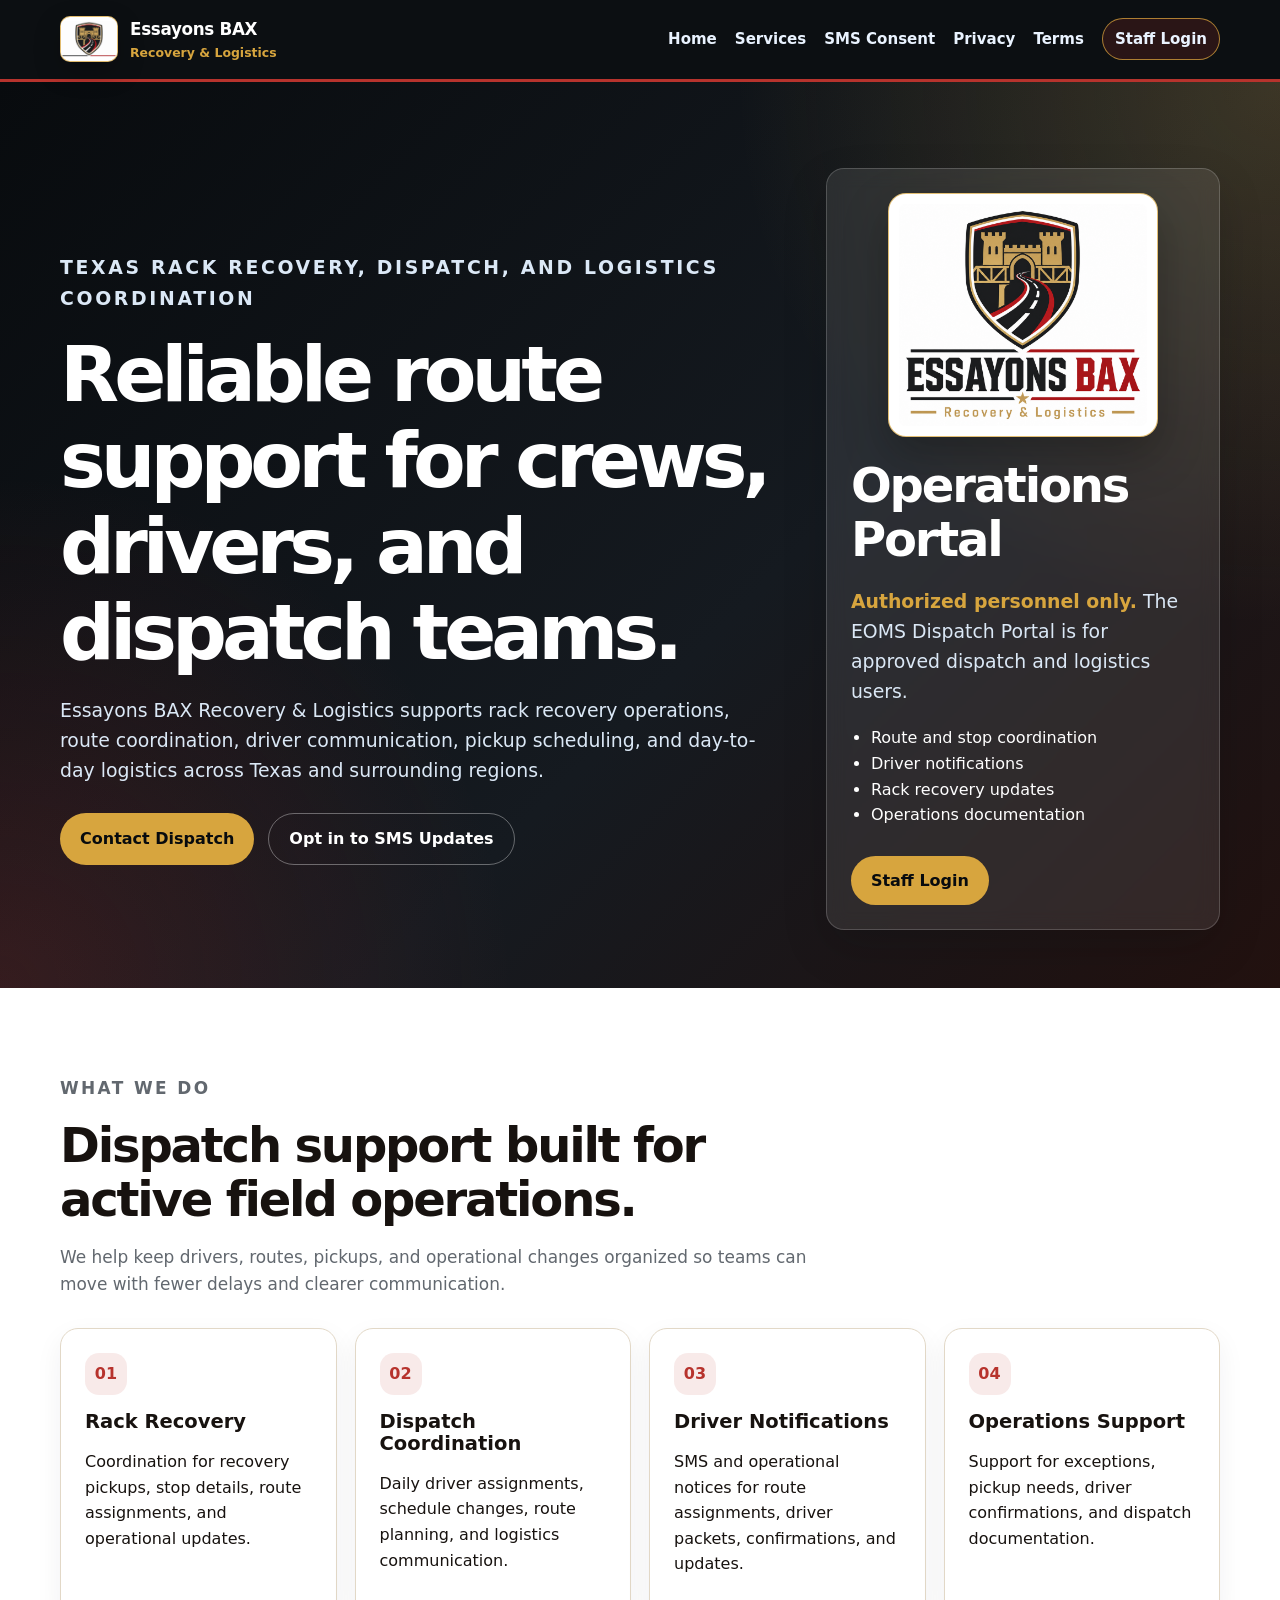
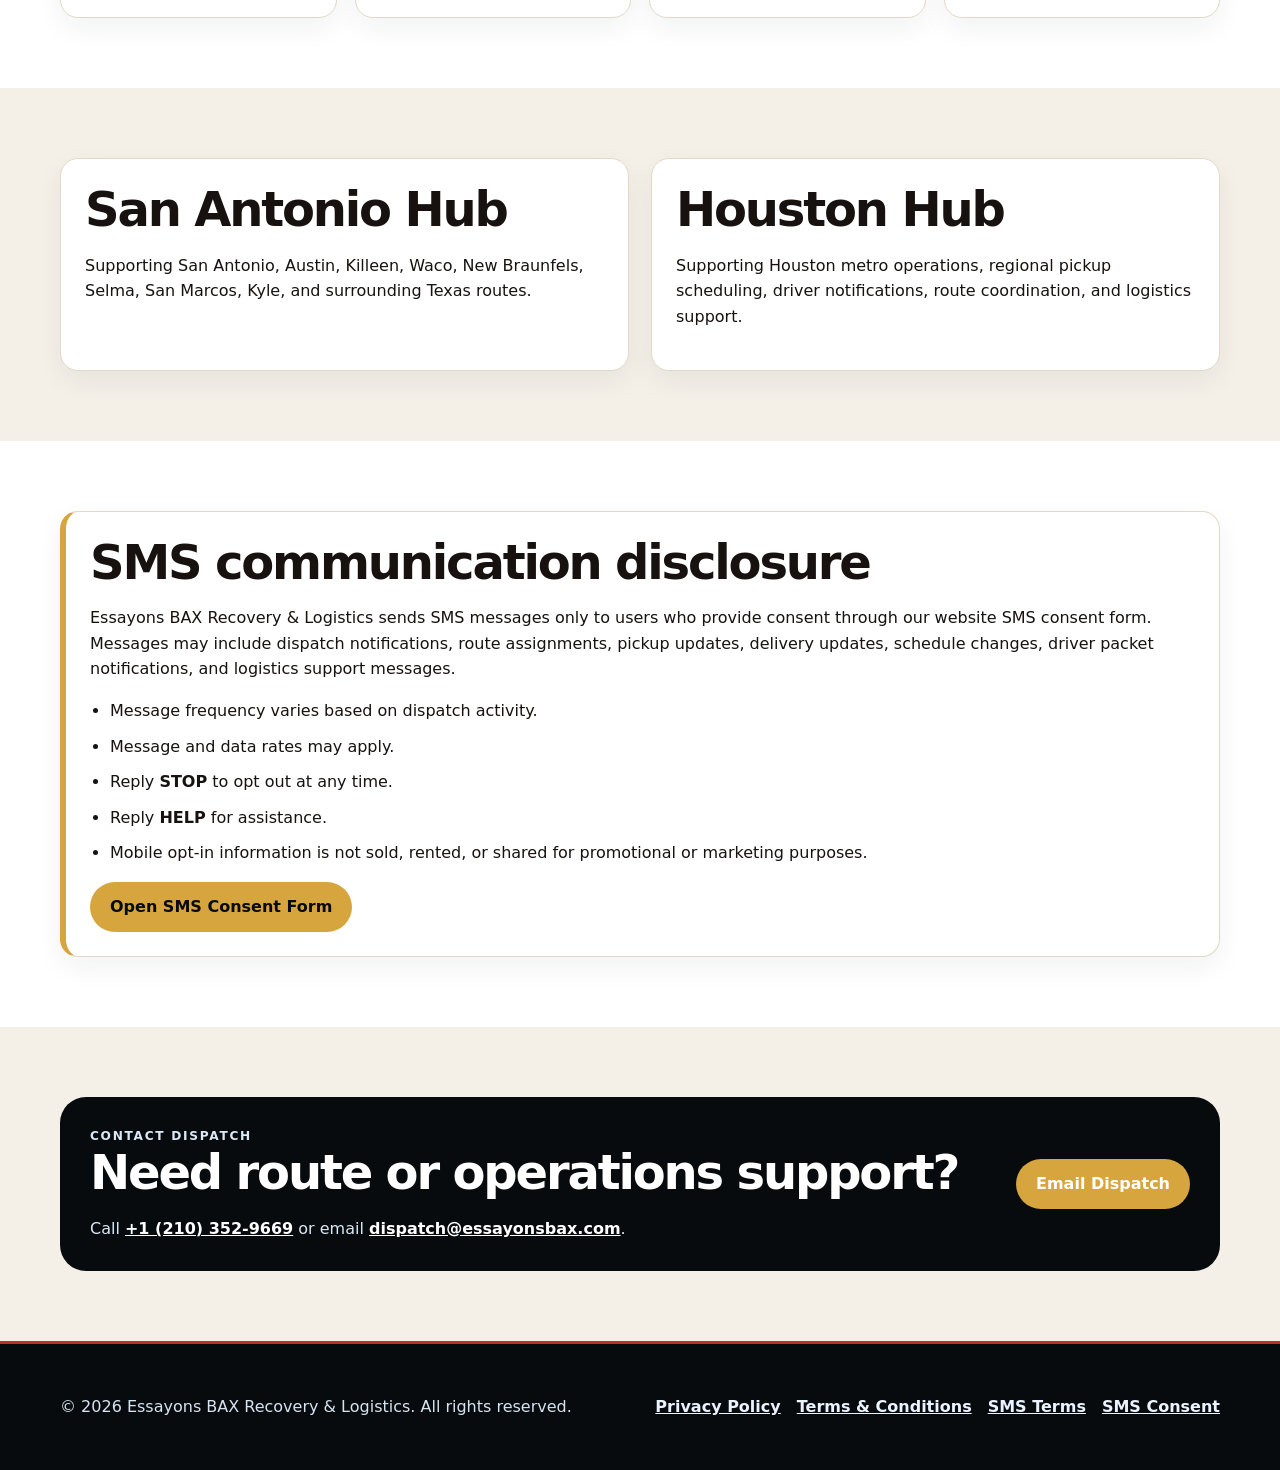
<file: index.html>
﻿<!doctype html>
<html lang="en">
<head>
  <meta charset="utf-8">
  <meta name="viewport" content="width=device-width, initial-scale=1">
  <title>Essayons BAX Recovery & Logistics | Texas Dispatch & Rack Recovery</title>
  <meta name="description" content="Essayons BAX Recovery & Logistics provides rack recovery, dispatch coordination, route planning, driver notifications, and logistics support across Texas.">
  <link rel="canonical" href="https://essayonsbax.com/">
    <link rel="icon" type="image/png" href="assets/essayons-bax-mark.png">
    <meta property="og:image" content="https://essayonsbax.com/assets/essayons-bax-logo-web.png">
  <meta property="og:title" content="Essayons BAX Recovery & Logistics">
  <meta property="og:description" content="Rack recovery, dispatch coordination, route planning, and logistics support across Texas.">
  <meta property="og:url" content="https://essayonsbax.com/">
  <meta property="og:type" content="website">
  <link rel="stylesheet" href="styles.css">
</head>
<body>
  <a class="skip-link" href="#main">Skip to content</a>
  <header class="site-header">
    <div class="header-inner">
      <a class="brand" href="index.html" aria-label="Essayons BAX Recovery & Logistics home">
        <img class="brand-logo" src="assets/essayons-bax-mark.png" alt="Essayons BAX mark">
        <span>
          <span class="brand-name">Essayons BAX</span>
          <span class="brand-subtitle">Recovery & Logistics</span>
        </span>
      </a>
      <nav class="site-nav" aria-label="Main navigation">
        <a href="index.html">Home</a>
        <a href="#services">Services</a>
        <a href="sms-consent.html">SMS Consent</a>
        <a href="privacy.html">Privacy</a>
        <a href="terms.html">Terms</a>
     <a class="portal-link" href="https://eoms.essayonsbax.com" target="_blank" rel="noopener noreferrer">Staff Login</a>
      </nav>
    </div>
  </header>

  <main id="main">
    <section class="hero">
      <div class="container hero-grid">
        <div>
          <p class="eyebrow">Texas rack recovery, dispatch, and logistics coordination</p>
          <h1>Reliable route support for crews, drivers, and dispatch teams.</h1>
          <p>Essayons BAX Recovery & Logistics supports rack recovery operations, route coordination, driver communication, pickup scheduling, and day-to-day logistics across Texas and surrounding regions.</p>
          <div class="actions">
            <a class="button button-primary" href="#contact">Contact Dispatch</a>
            <a class="button button-secondary" href="sms-consent.html">Opt in to SMS Updates</a>
          </div>
        </div>
        <aside class="hero-card" aria-label="Operations summary">
          <img class="hero-logo" src="assets/essayons-bax-logo-web.png" alt="Essayons BAX Recovery & Logistics logo">
          <h2>Operations Portal</h2>
          <p><strong>Authorized personnel only.</strong> The EOMS Dispatch Portal is for approved dispatch and logistics users.</p>
          <ul>
            <li>Route and stop coordination</li>
            <li>Driver notifications</li>
            <li>Rack recovery updates</li>
            <li>Operations documentation</li>
          </ul>
          <div class="actions">
            <a class="button button-primary" href="https://eoms.essayonsbax.com" target="_blank" rel="noopener noreferrer">Staff Login</a>
          </div>
        </aside>
      </div>
    </section>

    <section id="services" class="section">
      <div class="container">
        <div class="section-head">
          <p class="eyebrow">What we do</p>
          <h2>Dispatch support built for active field operations.</h2>
          <p>We help keep drivers, routes, pickups, and operational changes organized so teams can move with fewer delays and clearer communication.</p>
        </div>
        <div class="grid">
          <article class="card">
            <div class="card-icon">01</div>
            <h3>Rack Recovery</h3>
            <p>Coordination for recovery pickups, stop details, route assignments, and operational updates.</p>
          </article>
          <article class="card">
            <div class="card-icon">02</div>
            <h3>Dispatch Coordination</h3>
            <p>Daily driver assignments, schedule changes, route planning, and logistics communication.</p>
          </article>
          <article class="card">
            <div class="card-icon">03</div>
            <h3>Driver Notifications</h3>
            <p>SMS and operational notices for route assignments, driver packets, confirmations, and updates.</p>
          </article>
          <article class="card">
            <div class="card-icon">04</div>
            <h3>Operations Support</h3>
            <p>Support for exceptions, pickup needs, driver confirmations, and dispatch documentation.</p>
          </article>
        </div>
      </div>
    </section>

    <section class="section section-light">
      <div class="container two-grid">
        <article class="card">
          <h2>San Antonio Hub</h2>
          <p>Supporting San Antonio, Austin, Killeen, Waco, New Braunfels, Selma, San Marcos, Kyle, and surrounding Texas routes.</p>
        </article>
        <article class="card">
          <h2>Houston Hub</h2>
          <p>Supporting Houston metro operations, regional pickup scheduling, driver notifications, route coordination, and logistics support.</p>
        </article>
      </div>
    </section>

    <section class="section">
      <div class="container">
        <div class="notice">
          <h2>SMS communication disclosure</h2>
          <p>Essayons BAX Recovery & Logistics sends SMS messages only to users who provide consent through our website SMS consent form. Messages may include dispatch notifications, route assignments, pickup updates, delivery updates, schedule changes, driver packet notifications, and logistics support messages.</p>
          <ul class="compliance-list">
            <li>Message frequency varies based on dispatch activity.</li>
            <li>Message and data rates may apply.</li>
            <li>Reply <strong>STOP</strong> to opt out at any time.</li>
            <li>Reply <strong>HELP</strong> for assistance.</li>
            <li>Mobile opt-in information is not sold, rented, or shared for promotional or marketing purposes.</li>
          </ul>
          <a class="button button-primary" href="sms-consent.html">Open SMS Consent Form</a>
        </div>
      </div>
    </section>

    <section id="contact" class="section section-light">
      <div class="container">
        <div class="contact-strip">
          <div>
            <p class="eyebrow">Contact dispatch</p>
            <h2>Need route or operations support?</h2>
            <p>Call <a href="tel:+12103529669">+1 (210) 352-9669</a> or email <a href="mailto:dispatch@essayonsbax.com">dispatch@essayonsbax.com</a>.</p>
          </div>
          <a class="button button-primary" href="mailto:dispatch@essayonsbax.com">Email Dispatch</a>
        </div>
      </div>
    </section>
  </main>

  <footer class="site-footer">
    <div class="container footer-grid">
      <p>© 2026 Essayons BAX Recovery & Logistics. All rights reserved.</p>
      <div class="footer-links">
        <a href="privacy.html">Privacy Policy</a>
        <a href="terms.html">Terms & Conditions</a>
        <a href="sms.html">SMS Terms</a>
        <a href="sms-consent.html">SMS Consent</a>
      </div>
    </div>
  </footer>
</body>
</html>
</file>
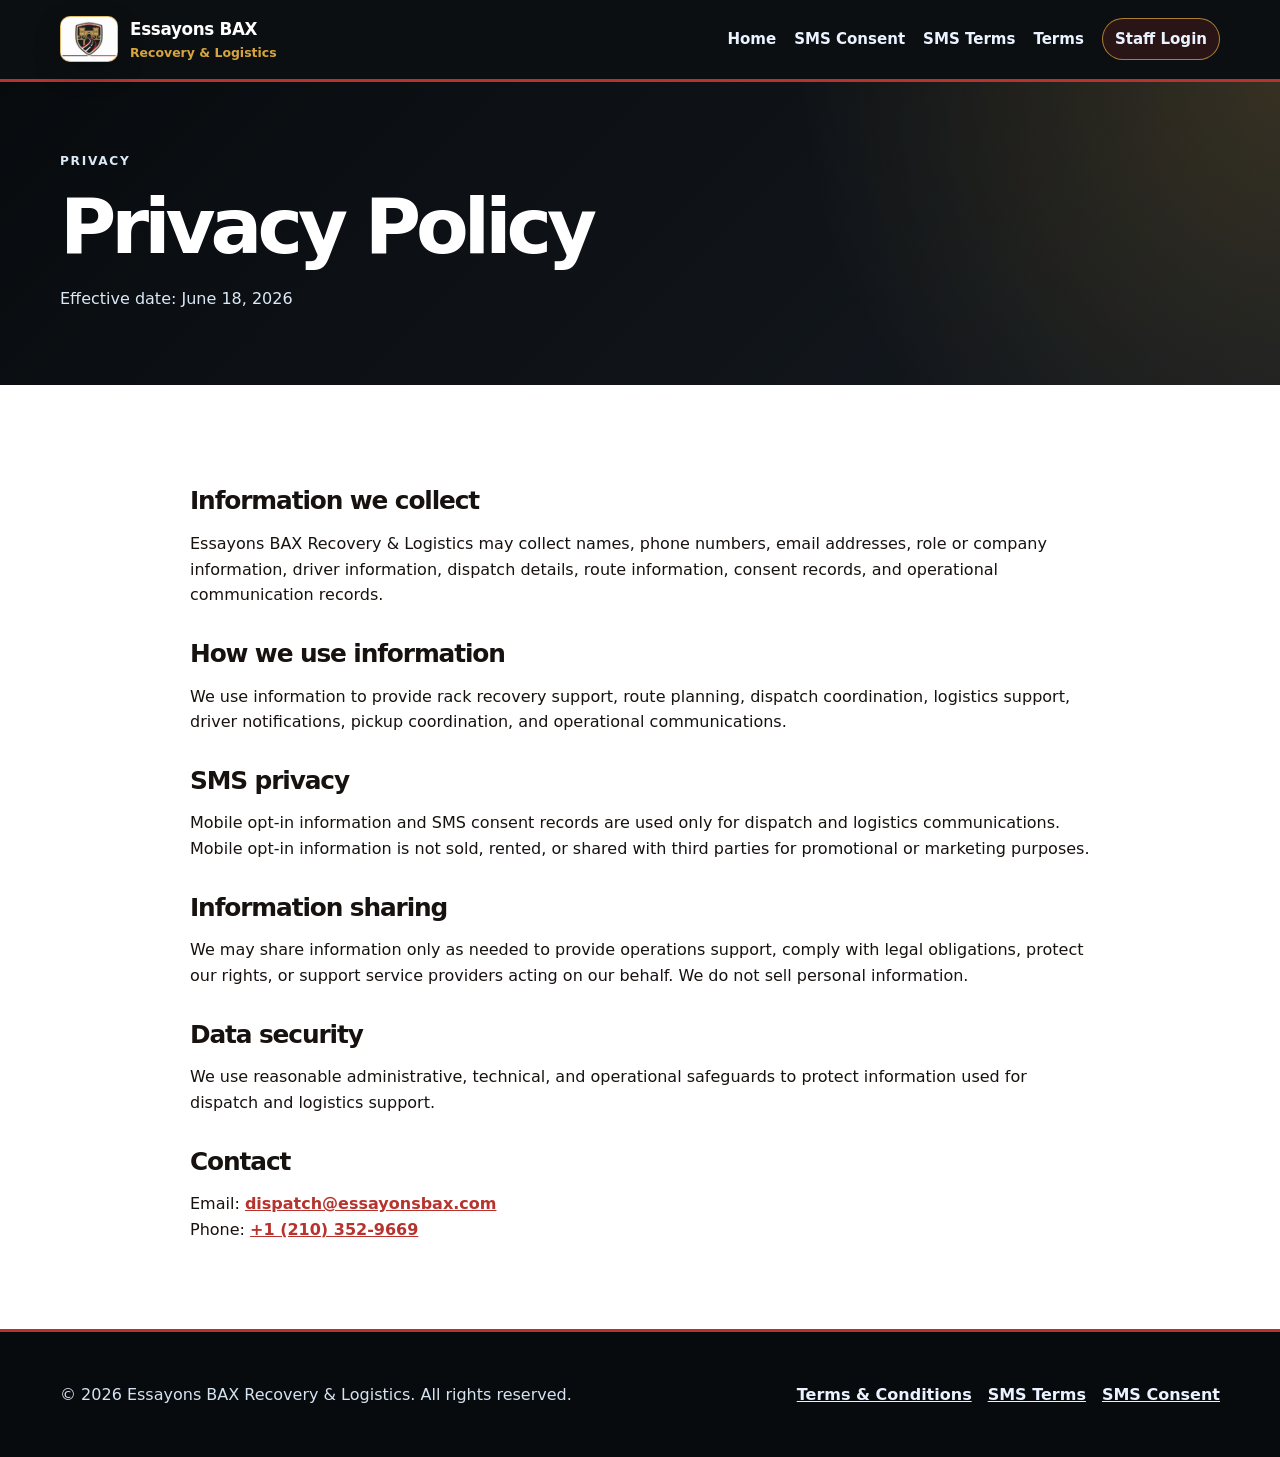
<file: privacy.html>
﻿<!doctype html>
<html lang="en">
<head>
  <meta charset="utf-8">
  <meta name="viewport" content="width=device-width, initial-scale=1">
  <title>Privacy Policy | Essayons BAX Recovery & Logistics</title>
  <meta name="description" content="Privacy policy for Essayons BAX Recovery & Logistics, including SMS opt-in privacy.">
  <link rel="canonical" href="https://essayonsbax.com/privacy.html">
    <link rel="icon" type="image/png" href="assets/essayons-bax-mark.png">
    <meta property="og:image" content="https://essayonsbax.com/assets/essayons-bax-logo-web.png">
  <link rel="stylesheet" href="styles.css">
</head>
<body>
  <header class="site-header">
    <div class="header-inner">
      <a class="brand" href="index.html"><img class="brand-logo" src="assets/essayons-bax-mark.png" alt="Essayons BAX mark"><span><span class="brand-name">Essayons BAX</span><span class="brand-subtitle">Recovery & Logistics</span></span></a>
      <nav class="site-nav" aria-label="Main navigation"><a href="index.html">Home</a><a href="sms-consent.html">SMS Consent</a><a href="sms.html">SMS Terms</a><a href="terms.html">Terms</a><a class="portal-link" href="https://eoms.essayonsbax.com" target="_blank" rel="noopener noreferrer">Staff Login</a></nav>
    </div>
  </header>
  <main>
    <section class="page-hero"><div class="container"><p class="eyebrow">Privacy</p><h1>Privacy Policy</h1><p>Effective date: June 18, 2026</p></div></section>
    <section class="section">
      <div class="container page-content">
        <h2>Information we collect</h2>
        <p>Essayons BAX Recovery & Logistics may collect names, phone numbers, email addresses, role or company information, driver information, dispatch details, route information, consent records, and operational communication records.</p>
        <h2>How we use information</h2>
        <p>We use information to provide rack recovery support, route planning, dispatch coordination, logistics support, driver notifications, pickup coordination, and operational communications.</p>
        <h2>SMS privacy</h2>
        <p>Mobile opt-in information and SMS consent records are used only for dispatch and logistics communications. Mobile opt-in information is not sold, rented, or shared with third parties for promotional or marketing purposes.</p>
        <h2>Information sharing</h2>
        <p>We may share information only as needed to provide operations support, comply with legal obligations, protect our rights, or support service providers acting on our behalf. We do not sell personal information.</p>
        <h2>Data security</h2>
        <p>We use reasonable administrative, technical, and operational safeguards to protect information used for dispatch and logistics support.</p>
        <h2>Contact</h2>
        <p>Email: <a href="mailto:dispatch@essayonsbax.com">dispatch@essayonsbax.com</a><br>Phone: <a href="tel:+12103529669">+1 (210) 352-9669</a></p>
      </div>
    </section>
  </main>
  <footer class="site-footer"><div class="container footer-grid"><p>© 2026 Essayons BAX Recovery & Logistics. All rights reserved.</p><div class="footer-links"><a href="terms.html">Terms & Conditions</a><a href="sms.html">SMS Terms</a><a href="sms-consent.html">SMS Consent</a></div></div></footer>
</body>
</html>
</file>
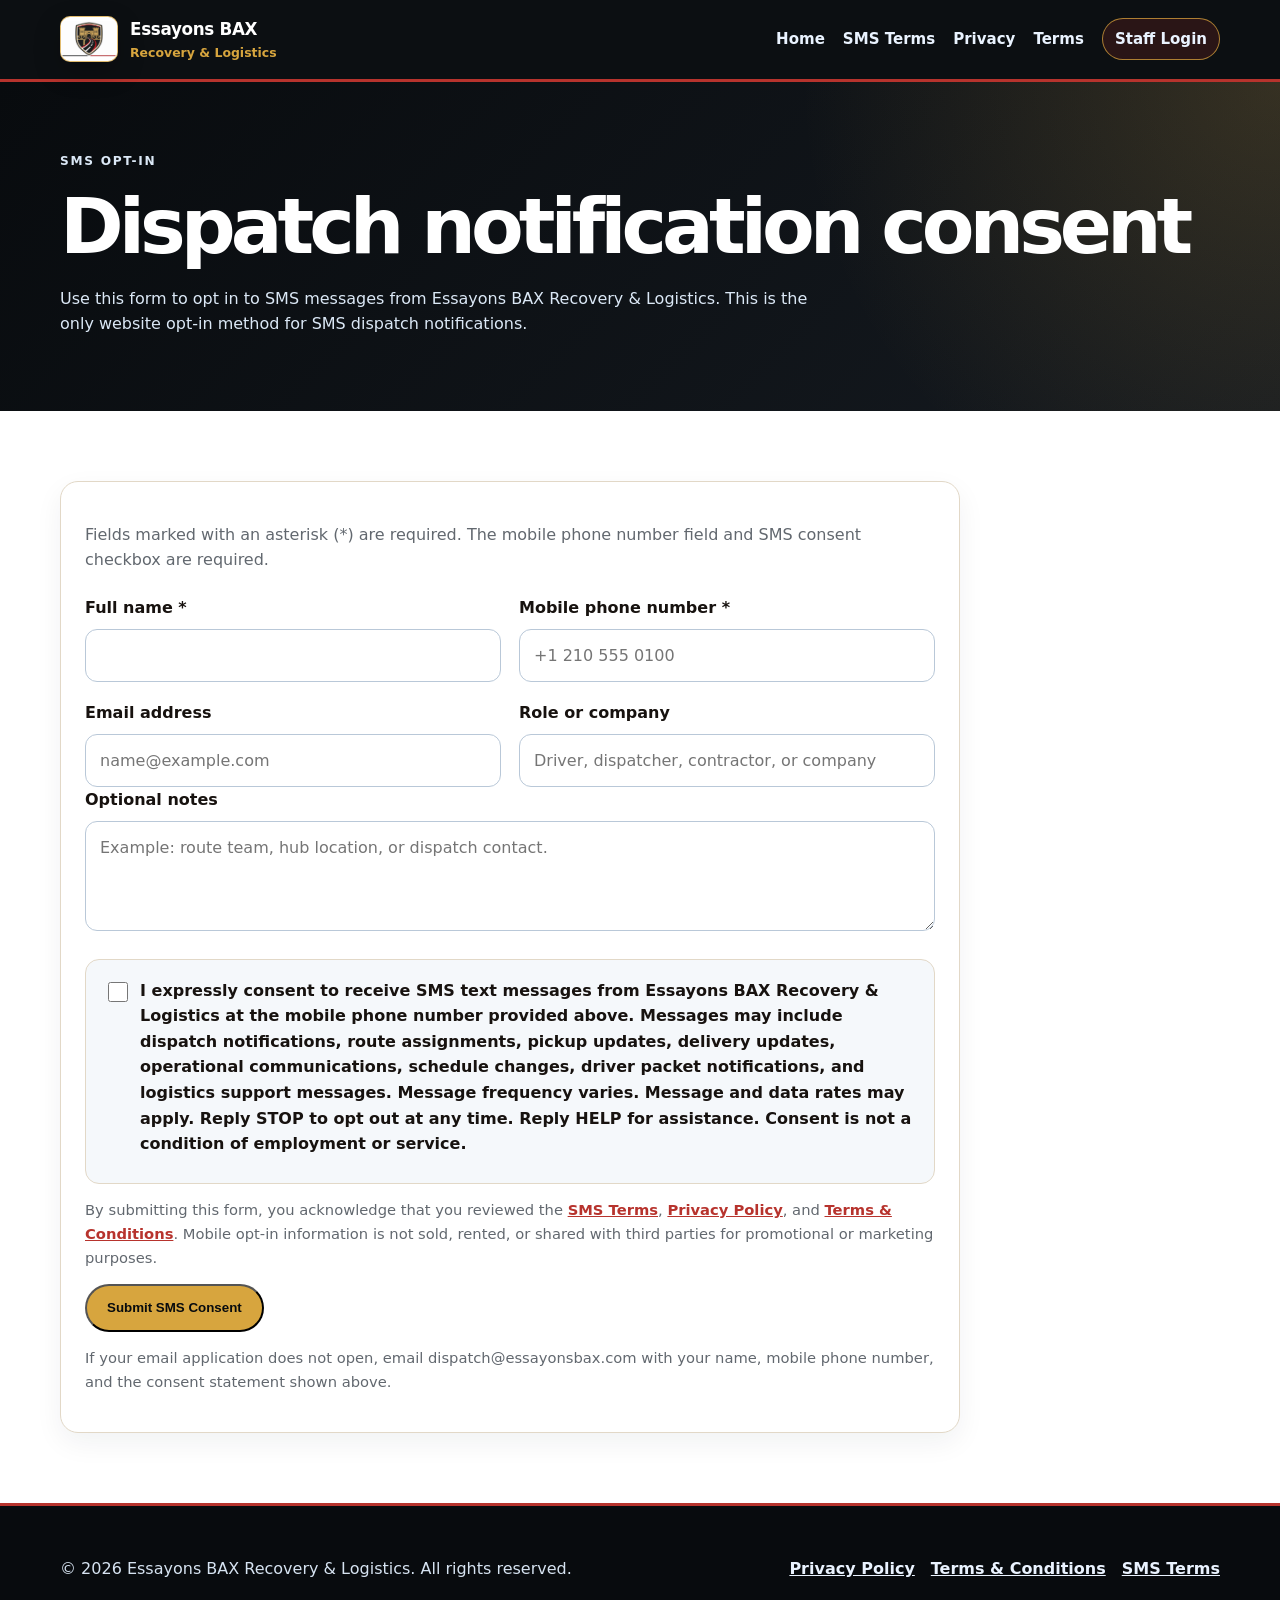
<file: sms-consent.html>
﻿<!doctype html>
<html lang="en">
<head>
  <meta charset="utf-8">
  <meta name="viewport" content="width=device-width, initial-scale=1">
  <title>SMS Consent | Essayons BAX Recovery & Logistics</title>
  <meta name="description" content="Opt in to receive dispatch and logistics SMS messages from Essayons BAX Recovery & Logistics.">
  <link rel="canonical" href="https://essayonsbax.com/sms-consent.html">
    <link rel="icon" type="image/png" href="assets/essayons-bax-mark.png">
    <meta property="og:image" content="https://essayonsbax.com/assets/essayons-bax-logo-web.png">
  <link rel="stylesheet" href="styles.css">
</head>
<body>
  <a class="skip-link" href="#main">Skip to content</a>
  <header class="site-header">
    <div class="header-inner">
      <a class="brand" href="index.html">
        <img class="brand-logo" src="assets/essayons-bax-mark.png" alt="Essayons BAX mark">
        <span>
          <span class="brand-name">Essayons BAX</span>
          <span class="brand-subtitle">Recovery & Logistics</span>
        </span>
      </a>
      <nav class="site-nav" aria-label="Main navigation">
        <a href="index.html">Home</a>
        <a href="sms.html">SMS Terms</a>
        <a href="privacy.html">Privacy</a>
        <a href="terms.html">Terms</a>
        <a class="portal-link" href="https://eoms.essayonsbax.com" target="_blank" rel="noopener noreferrer">Staff Login</a>
      </nav>
    </div>
  </header>

  <main id="main">
    <section class="page-hero">
      <div class="container">
        <p class="eyebrow">SMS opt-in</p>
        <h1>Dispatch notification consent</h1>
        <p>Use this form to opt in to SMS messages from Essayons BAX Recovery & Logistics. This is the only website opt-in method for SMS dispatch notifications.</p>
      </div>
    </section>

    <section class="section">
      <div class="container">
        <form class="form-card" data-consent-form>
          <p class="required-note">Fields marked with an asterisk (*) are required. The mobile phone number field and SMS consent checkbox are required.</p>
          <div class="form-grid">
            <div>
              <label for="full_name">Full name *</label>
              <input id="full_name" name="full_name" type="text" autocomplete="name" required>
            </div>
            <div>
              <label for="mobile_phone">Mobile phone number *</label>
              <input id="mobile_phone" name="mobile_phone" type="tel" autocomplete="tel" placeholder="+1 210 555 0100" required>
            </div>
            <div>
              <label for="email">Email address</label>
              <input id="email" name="email" type="email" autocomplete="email" placeholder="name@example.com">
            </div>
            <div>
              <label for="role_company">Role or company</label>
              <input id="role_company" name="role_company" type="text" placeholder="Driver, dispatcher, contractor, or company">
            </div>
          </div>
          <div>
            <label for="notes">Optional notes</label>
            <textarea id="notes" name="notes" placeholder="Example: route team, hub location, or dispatch contact."></textarea>
          </div>

          <div class="consent-box">
            <label class="checkbox-line" for="sms_consent">
              <input id="sms_consent" name="sms_consent" type="checkbox" required>
              <span>
                I expressly consent to receive SMS text messages from Essayons BAX Recovery & Logistics at the mobile phone number provided above. Messages may include dispatch notifications, route assignments, pickup updates, delivery updates, operational communications, schedule changes, driver packet notifications, and logistics support messages. Message frequency varies. Message and data rates may apply. Reply STOP to opt out at any time. Reply HELP for assistance. Consent is not a condition of employment or service.
              </span>
            </label>
          </div>

          <p class="fine-print">By submitting this form, you acknowledge that you reviewed the <a href="sms.html">SMS Terms</a>, <a href="privacy.html">Privacy Policy</a>, and <a href="terms.html">Terms & Conditions</a>. Mobile opt-in information is not sold, rented, or shared with third parties for promotional or marketing purposes.</p>

          <button class="button button-primary" type="submit">Submit SMS Consent</button>
          <p class="success-note" data-success-note>Your email application will open with the consent details. Please send the email to complete the submission.</p>
          <p class="fine-print">If your email application does not open, email dispatch@essayonsbax.com with your name, mobile phone number, and the consent statement shown above.</p>
        </form>
      </div>
    </section>
  </main>

  <footer class="site-footer">
    <div class="container footer-grid">
      <p>© 2026 Essayons BAX Recovery & Logistics. All rights reserved.</p>
      <div class="footer-links">
        <a href="privacy.html">Privacy Policy</a>
        <a href="terms.html">Terms & Conditions</a>
        <a href="sms.html">SMS Terms</a>
      </div>
    </div>
  </footer>
  <script src="consent.js"></script>
</body>
</html>
</file>
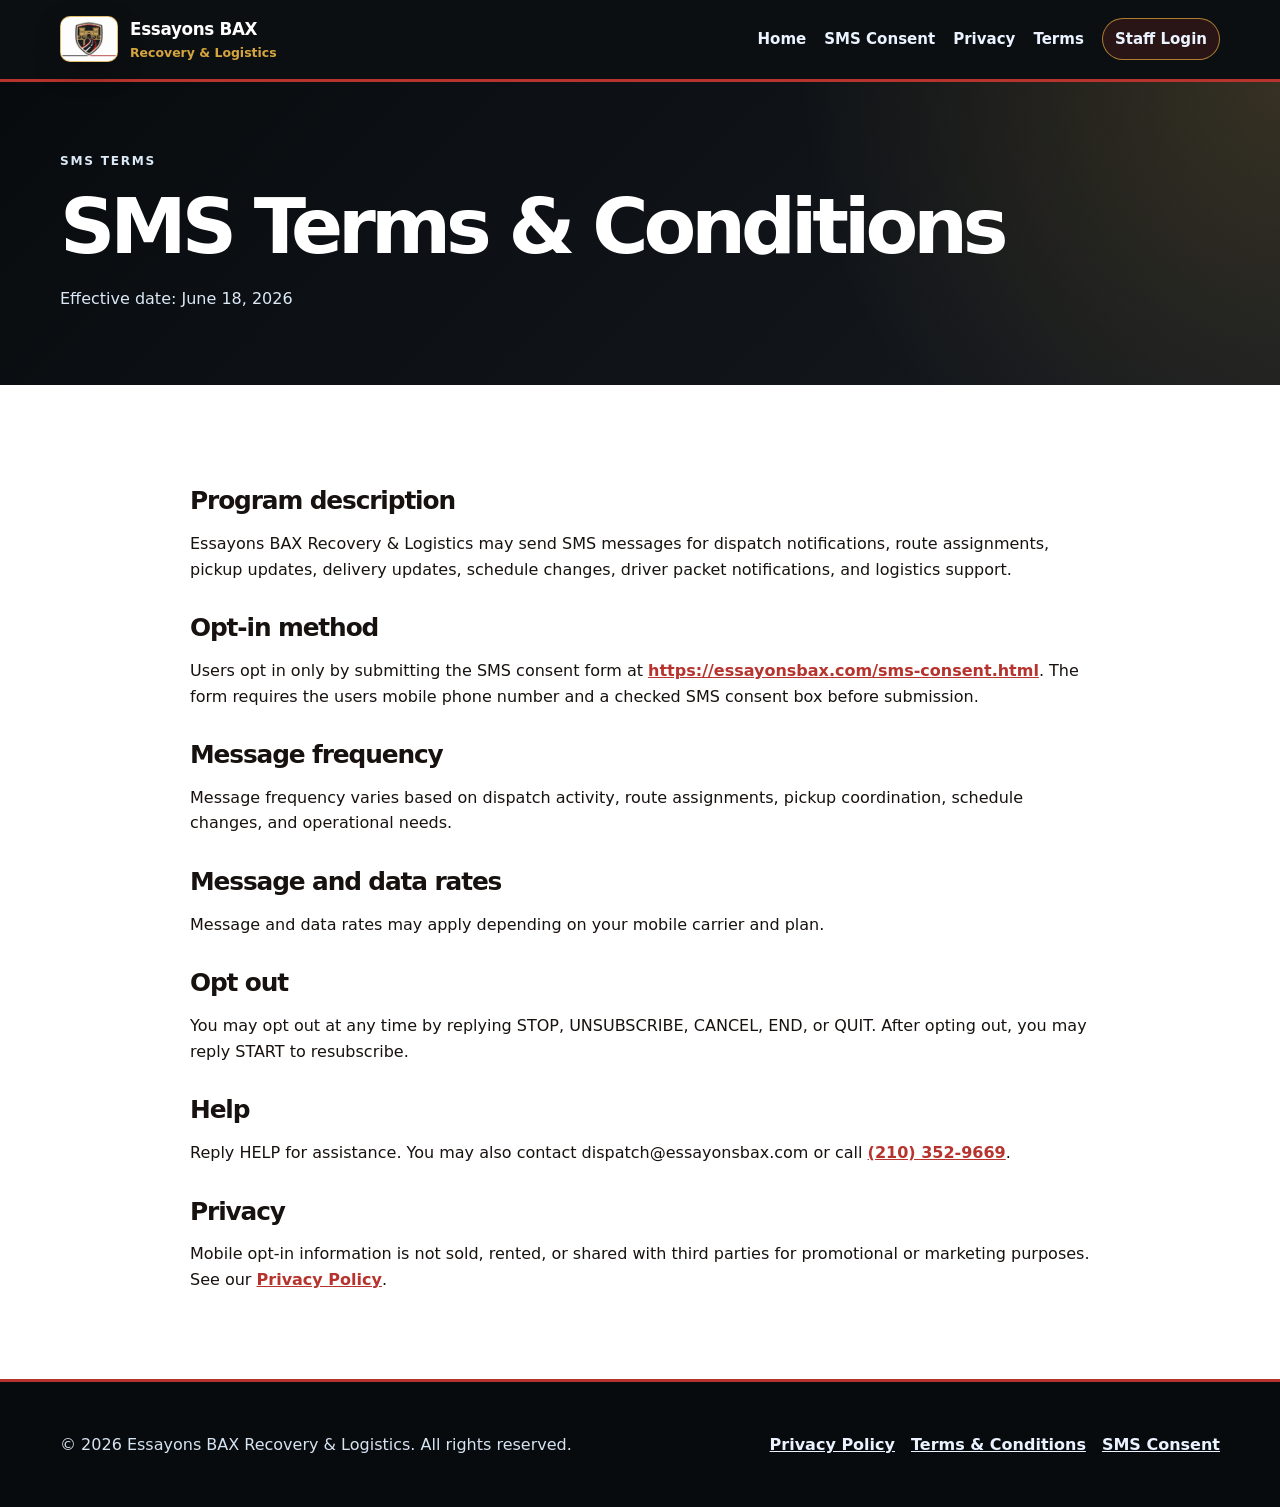
<file: sms.html>
﻿<!doctype html>
<html lang="en">
<head>
  <meta charset="utf-8">
  <meta name="viewport" content="width=device-width, initial-scale=1">
  <title>SMS Terms | Essayons BAX Recovery & Logistics</title>
  <meta name="description" content="SMS terms for dispatch and logistics messages from Essayons BAX Recovery & Logistics.">
  <link rel="canonical" href="https://essayonsbax.com/sms.html">
    <link rel="icon" type="image/png" href="assets/essayons-bax-mark.png">
    <meta property="og:image" content="https://essayonsbax.com/assets/essayons-bax-logo-web.png">
  <link rel="stylesheet" href="styles.css">
</head>
<body>
  <header class="site-header">
    <div class="header-inner">
      <a class="brand" href="index.html"><img class="brand-logo" src="assets/essayons-bax-mark.png" alt="Essayons BAX mark"><span><span class="brand-name">Essayons BAX</span><span class="brand-subtitle">Recovery & Logistics</span></span></a>
      <nav class="site-nav" aria-label="Main navigation">
        <a href="index.html">Home</a>
        <a href="sms-consent.html">SMS Consent</a>
        <a href="privacy.html">Privacy</a>
        <a href="terms.html">Terms</a>
        <a class="portal-link" href="https://eoms.essayonsbax.com" target="_blank" rel="noopener noreferrer">Staff Login</a>
      </nav>
    </div>
  </header>
  <main>
    <section class="page-hero">
      <div class="container">
        <p class="eyebrow">SMS terms</p>
        <h1>SMS Terms & Conditions</h1>
        <p>Effective date: June 18, 2026</p>
      </div>
    </section>
    <section class="section">
      <div class="container page-content">
        <h2>Program description</h2>
        <p>Essayons BAX Recovery & Logistics may send SMS messages for dispatch notifications, route assignments, pickup updates, delivery updates, schedule changes, driver packet notifications, and logistics support.</p>
        <h2>Opt-in method</h2>
        <p>Users opt in only by submitting the SMS consent form at <a href="sms-consent.html">https://essayonsbax.com/sms-consent.html</a>. The form requires the users mobile phone number and a checked SMS consent box before submission.</p>
        <h2>Message frequency</h2>
        <p>Message frequency varies based on dispatch activity, route assignments, pickup coordination, schedule changes, and operational needs.</p>
        <h2>Message and data rates</h2>
        <p>Message and data rates may apply depending on your mobile carrier and plan.</p>
        <h2>Opt out</h2>
        <p>You may opt out at any time by replying STOP, UNSUBSCRIBE, CANCEL, END, or QUIT. After opting out, you may reply START to resubscribe.</p>
        <h2>Help</h2>
        <p>Reply HELP for assistance. You may also contact dispatch@essayonsbax.com or call <a href="tel:+12103529669">(210) 352-9669</a>.</p>
        <h2>Privacy</h2>
        <p>Mobile opt-in information is not sold, rented, or shared with third parties for promotional or marketing purposes. See our <a href="privacy.html">Privacy Policy</a>.</p>
      </div>
    </section>
  </main>
  <footer class="site-footer">
    <div class="container footer-grid">
      <p>© 2026 Essayons BAX Recovery & Logistics. All rights reserved.</p>
      <div class="footer-links"><a href="privacy.html">Privacy Policy</a><a href="terms.html">Terms & Conditions</a><a href="sms-consent.html">SMS Consent</a></div>
    </div>
  </footer>
</body>
</html>
</file>
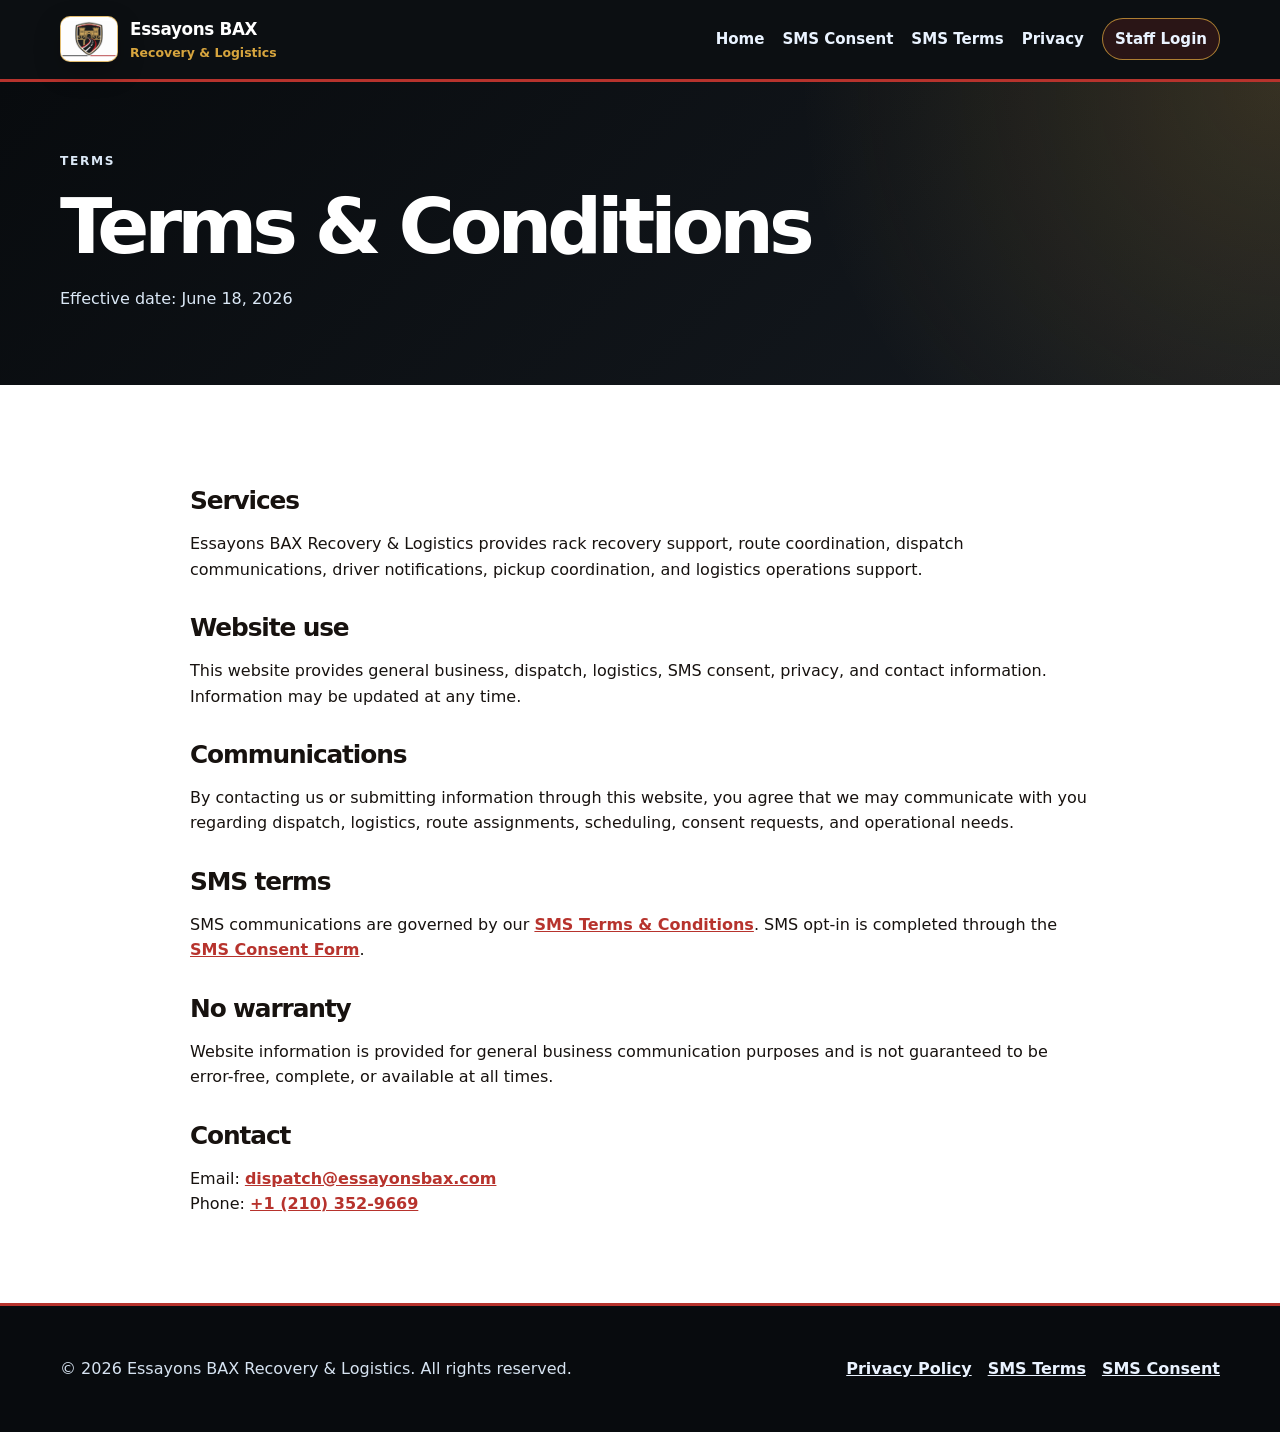
<file: terms.html>
﻿<!doctype html>
<html lang="en">
<head>
  <meta charset="utf-8">
  <meta name="viewport" content="width=device-width, initial-scale=1">
  <title>Terms & Conditions | Essayons BAX Recovery & Logistics</title>
  <meta name="description" content="Website terms and conditions for Essayons BAX Recovery & Logistics.">
  <link rel="canonical" href="https://essayonsbax.com/terms.html">
    <link rel="icon" type="image/png" href="assets/essayons-bax-mark.png">
    <meta property="og:image" content="https://essayonsbax.com/assets/essayons-bax-logo-web.png">
  <link rel="stylesheet" href="styles.css">
</head>
<body>
  <header class="site-header">
    <div class="header-inner">
      <a class="brand" href="index.html"><img class="brand-logo" src="assets/essayons-bax-mark.png" alt="Essayons BAX mark"><span><span class="brand-name">Essayons BAX</span><span class="brand-subtitle">Recovery & Logistics</span></span></a>
      <nav class="site-nav" aria-label="Main navigation"><a href="index.html">Home</a><a href="sms-consent.html">SMS Consent</a><a href="sms.html">SMS Terms</a><a href="privacy.html">Privacy</a><a class="portal-link" href="https://eoms.essayonsbax.com" target="_blank" rel="noopener noreferrer">Staff Login</a></nav>
    </div>
  </header>
  <main>
    <section class="page-hero"><div class="container"><p class="eyebrow">Terms</p><h1>Terms & Conditions</h1><p>Effective date: June 18, 2026</p></div></section>
    <section class="section">
      <div class="container page-content">
        <h2>Services</h2>
        <p>Essayons BAX Recovery & Logistics provides rack recovery support, route coordination, dispatch communications, driver notifications, pickup coordination, and logistics operations support.</p>
        <h2>Website use</h2>
        <p>This website provides general business, dispatch, logistics, SMS consent, privacy, and contact information. Information may be updated at any time.</p>
        <h2>Communications</h2>
        <p>By contacting us or submitting information through this website, you agree that we may communicate with you regarding dispatch, logistics, route assignments, scheduling, consent requests, and operational needs.</p>
        <h2>SMS terms</h2>
        <p>SMS communications are governed by our <a href="sms.html">SMS Terms & Conditions</a>. SMS opt-in is completed through the <a href="sms-consent.html">SMS Consent Form</a>.</p>
        <h2>No warranty</h2>
        <p>Website information is provided for general business communication purposes and is not guaranteed to be error-free, complete, or available at all times.</p>
        <h2>Contact</h2>
        <p>Email: <a href="mailto:dispatch@essayonsbax.com">dispatch@essayonsbax.com</a><br>Phone: <a href="tel:+12103529669">+1 (210) 352-9669</a></p>
      </div>
    </section>
  </main>
  <footer class="site-footer"><div class="container footer-grid"><p>© 2026 Essayons BAX Recovery & Logistics. All rights reserved.</p><div class="footer-links"><a href="privacy.html">Privacy Policy</a><a href="sms.html">SMS Terms</a><a href="sms-consent.html">SMS Consent</a></div></div></footer>
</body>
</html>
</file>
<file: styles.css>
:root {
  --navy: #080b0e;
  --navy-2: #151a20;
  --blue: #b7332d;
  --gold: #d7a53e;
  --ink: #17120f;
  --muted: #62686f;
  --line: #e2d8c7;
  --bg: #f4f0e8;
  --white: #ffffff;
  --ok: #18794e;
  --danger: #9b1c1c;
  --red: #b7332d;
  --charcoal: #080b0e;
  --sand: #f0dfbc;
  --shadow: 0 18px 45px rgba(8, 11, 14, 0.16);
  --radius: 18px;
}

* {
  box-sizing: border-box;
}

html {
  scroll-behavior: smooth;
}

body {
  margin: 0;
  color: var(--ink);
  background: var(--white);
  font-family: Inter, ui-sans-serif, system-ui, -apple-system, BlinkMacSystemFont, "Segoe UI", sans-serif;
  line-height: 1.6;
}

a {
  color: var(--blue);
  font-weight: 700;
}

.skip-link {
  position: absolute;
  left: -999px;
  top: 12px;
  background: var(--gold);
  color: var(--navy);
  padding: 10px 14px;
  border-radius: 10px;
  z-index: 20;
}

.skip-link:focus {
  left: 12px;
}

.site-header {
  background: rgba(8, 11, 14, 0.98);
  color: var(--white);
  position: sticky;
  top: 0;
  z-index: 10;
  border-bottom: 3px solid var(--red);
}

.header-inner {
  width: min(1160px, calc(100% - 32px));
  margin: 0 auto;
  display: flex;
  align-items: center;
  justify-content: space-between;
  gap: 24px;
  padding: 16px 0;
}

.brand {
  color: var(--white);
  text-decoration: none;
  display: inline-flex;
  align-items: center;
  gap: 12px;
}

.brand-logo {
  width: 58px;
  height: 46px;
  object-fit: contain;
  border-radius: 10px;
  background: #fff;
  border: 1px solid rgba(215, 165, 62, 0.75);
  box-shadow: 0 10px 26px rgba(0, 0, 0, 0.28);
}

.brand-name {
  display: block;
  font-size: 1.05rem;
  font-weight: 850;
  letter-spacing: -0.02em;
}

.brand-subtitle {
  display: block;
  color: var(--gold);
  font-size: 0.78rem;
  font-weight: 650;
}

.site-nav {
  display: flex;
  align-items: center;
  gap: 18px;
  flex-wrap: wrap;
}

.site-nav a {
  color: #eaf3ff;
  text-decoration: none;
  font-size: 0.94rem;
}

.site-nav a:hover {
  color: var(--gold);
}

.portal-link {
  border: 1px solid rgba(244, 185, 66, 0.65);
  border-radius: 999px;
  padding: 8px 12px;
  background: rgba(183, 51, 45, 0.18);
}

.hero {
  background:
    radial-gradient(circle at top right, rgba(215, 165, 62, 0.2), transparent 34rem),
    radial-gradient(circle at bottom left, rgba(183, 51, 45, 0.22), transparent 32rem),
    linear-gradient(135deg, #080b0e, #151a20 58%, #22110f);
  color: var(--white);
  padding: 86px 0 58px;
}

.container {
  width: min(1160px, calc(100% - 32px));
  margin: 0 auto;
}

.hero-grid {
  display: grid;
  grid-template-columns: minmax(0, 1.3fr) minmax(300px, 0.7fr);
  gap: 34px;
  align-items: center;
}

.eyebrow {
  color: var(--gold);
  text-transform: uppercase;
  letter-spacing: 0.14em;
  font-size: 0.76rem;
  font-weight: 850;
}

h1,
h2,
h3 {
  line-height: 1.12;
  margin: 0 0 16px;
}

h1 {
  font-size: clamp(2.45rem, 6vw, 4.8rem);
  letter-spacing: -0.065em;
}

h2 {
  font-size: clamp(2rem, 4vw, 3rem);
  letter-spacing: -0.045em;
}

h3 {
  font-size: 1.22rem;
}

.hero p {
  color: #dbe8f6;
  font-size: 1.18rem;
  max-width: 720px;
}

.actions {
  display: flex;
  gap: 14px;
  flex-wrap: wrap;
  margin-top: 28px;
}

.button {
  display: inline-flex;
  align-items: center;
  justify-content: center;
  min-height: 48px;
  border-radius: 999px;
  padding: 12px 20px;
  text-decoration: none;
  font-weight: 850;
}

.button-primary {
  background: var(--gold);
  color: var(--navy);
}

.button-secondary {
  color: var(--white);
  border: 1px solid rgba(255, 255, 255, 0.35);
}

.button:hover {
  transform: translateY(-1px);
}

.hero-card {
  background: rgba(255, 255, 255, 0.09);
  border: 1px solid rgba(255, 255, 255, 0.18);
  border-radius: var(--radius);
  padding: 24px;
  box-shadow: var(--shadow);
  backdrop-filter: blur(10px);
}

.hero-logo {
  display: block;
  width: min(270px, 100%);
  margin: 0 auto 22px;
  padding: 10px;
  border-radius: 18px;
  background: #fff;
  border: 1px solid rgba(215, 165, 62, 0.72);
  box-shadow: 0 18px 45px rgba(0, 0, 0, 0.28);
}

.hero-card strong {
  color: var(--gold);
}

.hero-card ul {
  margin: 14px 0 0;
  padding-left: 20px;
}

.section {
  padding: 70px 0;
}

.section-light {
  background: var(--bg);
}

.section-head {
  max-width: 760px;
  margin-bottom: 30px;
}

.section-head p,
.lead {
  color: var(--muted);
  font-size: 1.06rem;
}

.grid {
  display: grid;
  grid-template-columns: repeat(4, minmax(0, 1fr));
  gap: 18px;
}

.two-grid {
  display: grid;
  grid-template-columns: repeat(2, minmax(0, 1fr));
  gap: 22px;
}

.card,
.notice,
.form-card {
  background: var(--white);
  border: 1px solid var(--line);
  border-radius: var(--radius);
  padding: 24px;
  box-shadow: 0 10px 28px rgba(16, 32, 51, 0.06);
}

.card-icon {
  width: 42px;
  height: 42px;
  display: grid;
  place-items: center;
  border-radius: 14px;
  background: rgba(183, 51, 45, 0.1);
  color: var(--red);
  font-weight: 900;
  margin-bottom: 16px;
}

.notice {
  border-left: 6px solid var(--gold);
}

.compliance-list {
  padding-left: 20px;
}

.compliance-list li {
  margin-bottom: 10px;
}

.contact-strip {
  background: var(--navy);
  color: var(--white);
  border-radius: 26px;
  padding: 30px;
  display: grid;
  grid-template-columns: 1fr auto;
  gap: 24px;
  align-items: center;
}

.contact-strip p {
  color: #dbe8f6;
  margin: 0;
}

.contact-strip a {
  color: var(--white);
}

.site-footer {
  background: #080b0e;
  color: #d6e3f1;
  padding: 34px 0;
  border-top: 3px solid var(--red);
}

.footer-grid {
  display: grid;
  grid-template-columns: 1fr auto;
  gap: 22px;
  align-items: center;
}

.footer-links {
  display: flex;
  gap: 16px;
  flex-wrap: wrap;
}

.footer-links a {
  color: #eaf3ff;
}

.page-hero {
  background:
    radial-gradient(circle at top right, rgba(215, 165, 62, 0.18), transparent 30rem),
    linear-gradient(135deg, #080b0e, #151a20);
  color: var(--white);
  padding: 58px 0;
}

.page-hero p {
  color: #dbe8f6;
  max-width: 760px;
}

.page-content {
  max-width: 900px;
}

.page-content h2 {
  font-size: 1.55rem;
  margin-top: 32px;
}

.form-card {
  max-width: 900px;
}

.form-grid {
  display: grid;
  grid-template-columns: repeat(2, minmax(0, 1fr));
  gap: 18px;
}

label {
  display: block;
  font-weight: 800;
  margin-bottom: 8px;
}

input,
textarea {
  width: 100%;
  border: 1px solid #b9c8d8;
  border-radius: 12px;
  padding: 13px 14px;
  font: inherit;
  color: var(--ink);
  background: #fff;
}

textarea {
  min-height: 110px;
  resize: vertical;
}

input:focus,
textarea:focus {
  outline: 3px solid rgba(183, 51, 45, 0.18);
  border-color: var(--red);
}

.required-note {
  color: var(--muted);
  margin-bottom: 22px;
}

.consent-box {
  margin-top: 20px;
  padding: 18px;
  background: #f5f8fb;
  border: 1px solid var(--line);
  border-radius: 14px;
}

.checkbox-line {
  display: grid;
  grid-template-columns: 24px 1fr;
  gap: 12px;
  align-items: start;
  font-weight: 600;
}

.checkbox-line input {
  width: 20px;
  height: 20px;
  margin-top: 4px;
}

.fine-print {
  font-size: 0.92rem;
  color: var(--muted);
}

.success-note {
  display: none;
  margin-top: 16px;
  border: 1px solid #b7e2cb;
  background: #ecf9f2;
  color: var(--ok);
  padding: 14px;
  border-radius: 12px;
  font-weight: 750;
}

.error-note {
  color: var(--danger);
  font-weight: 750;
}

@media (max-width: 880px) {
  .header-inner,
  .hero-grid,
  .two-grid,
  .contact-strip,
  .footer-grid {
    grid-template-columns: 1fr;
  }

  .header-inner {
    align-items: flex-start;
  }

  .site-nav {
    width: 100%;
    gap: 10px;
  }

  .grid {
    grid-template-columns: repeat(2, minmax(0, 1fr));
  }

  .form-grid {
    grid-template-columns: 1fr;
  }
}

@media (max-width: 560px) {
  .hero {
    padding-top: 58px;
  }

  .grid {
    grid-template-columns: 1fr;
  }

  .actions,
  .footer-links {
    flex-direction: column;
    align-items: stretch;
  }

  .button {
    width: 100%;
  }
}
</file>
